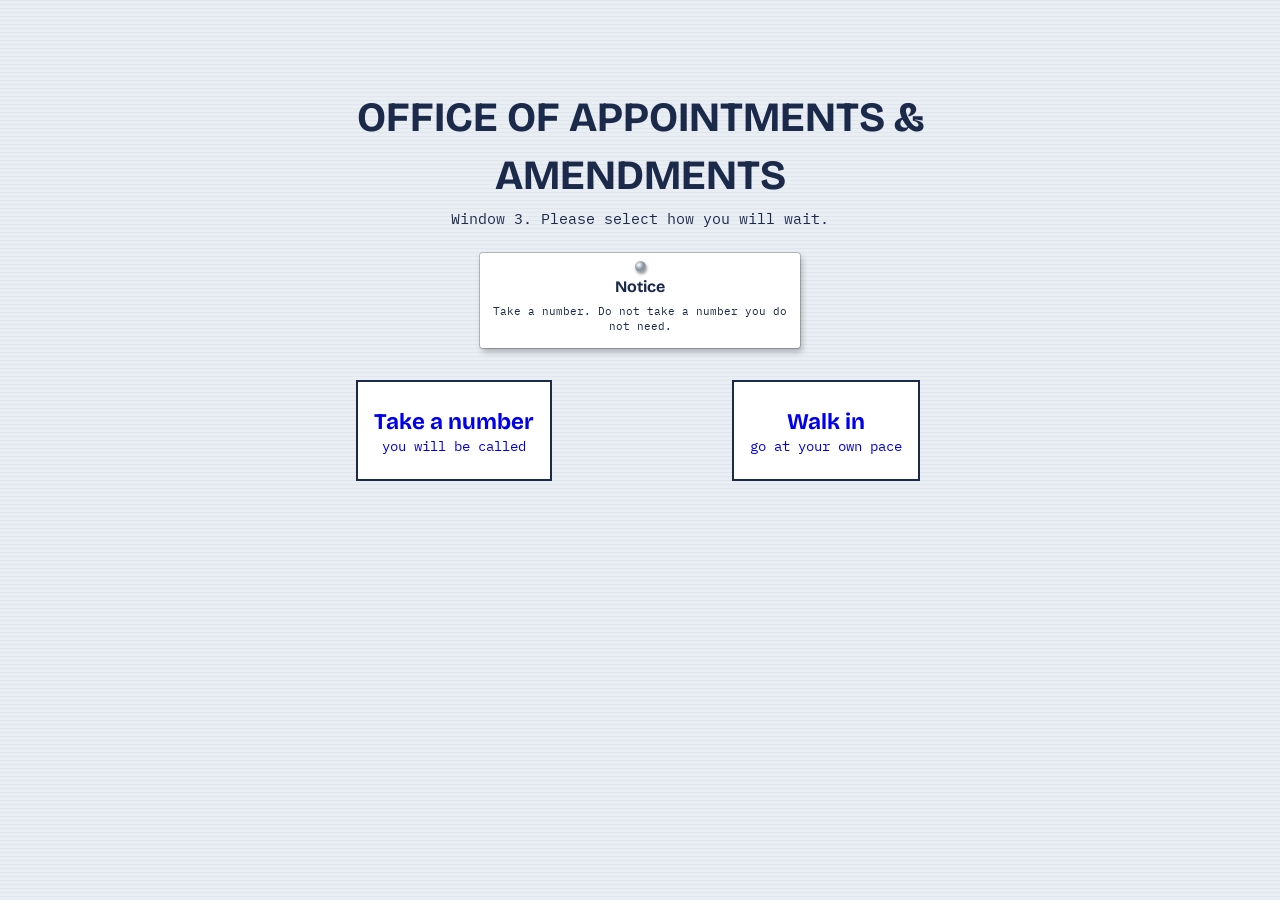
<file: index.html>
<!doctype html>
<html lang="en">
  <head>
    <meta charset="utf-8" />
    <meta name="viewport" content="width=device-width,initial-scale=1" />
    <title>Now Serving</title>
    <link rel="stylesheet" href="style.css" />
  </head>
  <body>
    <main class="hero">
      <h1>OFFICE OF APPOINTMENTS &amp; AMENDMENTS</h1>
      <p>Window 3. Please select how you will wait.</p>
      <aside class="paper" style="max-width: 320px; height: auto; margin: 1.5rem auto">
        <h3>Notice</h3>
        <p>Take a number. Do not take a number you do not need.</p>
      </aside>
      <div class="choices">
        <a class="btn" href="board.html#timed">Take a number<small>you will be called</small></a>
        <a class="btn" href="board.html#walk">Walk in<small>go at your own pace</small></a>
      </div>
    </main>
  </body>
</html>
</file>
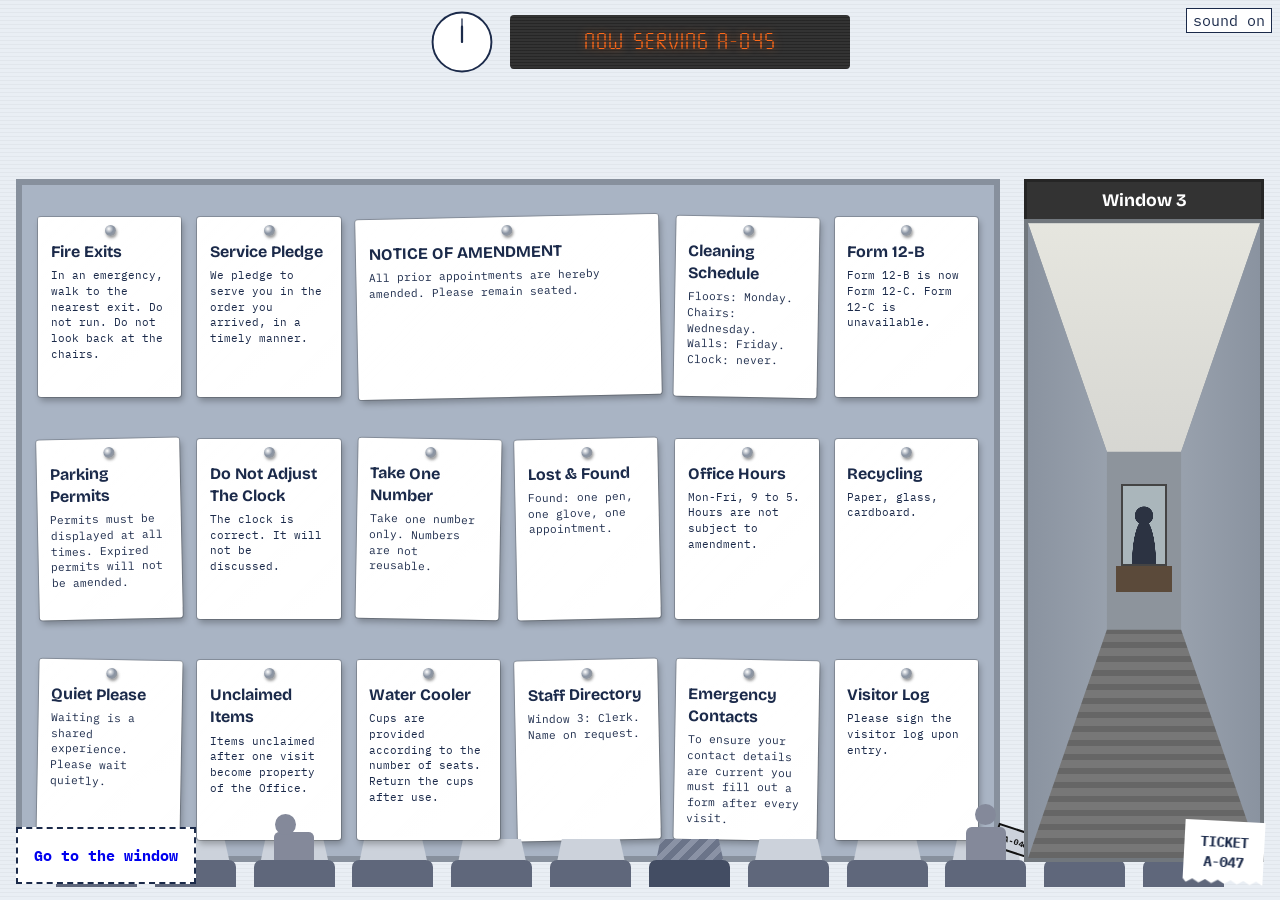
<file: board.html>
<!doctype html>
<html lang="en">
  <head>
    <meta charset="utf-8" />
    <meta name="viewport" content="width=device-width,initial-scale=1" />
    <title>Now Serving: The Board</title>
    <link rel="stylesheet" href="style.css" />
    <script src="app.js" defer></script>
  </head>
  <body>
    <i id="timed"></i>
    <div class="fade"></div>
    <button class="snd" id="snd">sound on</button>
    <div class="stub">TICKET<br />A-047</div>
    <header class="top">
      <svg class="clock" viewBox="0 0 100 100" aria-label="clock">
        <circle cx="50" cy="50" r="46" />
        <line class="mn" x1="50" y1="50" x2="50" y2="14" />
        <line class="hr" x1="50" y1="50" x2="50" y2="26" />
      </svg>
      <div class="disp" role="status">
        <span class="d1">NOW SERVING A-045</span
        ><span class="d2">NOW SERVING A-046</span
        ><span class="d3">NOW SERVING A-047</span>
      </div>
    </header>
    <main class="stage">
      <div class="board">
        <article class="n has">
          <input class="k" type="checkbox" id="c1" aria-label="Lift Fire Exits"/>
          <div class="paper">
            <h3>Fire Exits</h3>
            <p>In an emergency, walk to the nearest exit. Do not run. Do not look back at the chairs.</p>
          </div>
          <div class="note">This list was shorter yesterday.</div>
        </article>
        <article class="n">
          <div class="paper">
            <h3>Service Pledge</h3>
            <p>We pledge to serve you in the order you arrived, in a timely manner.</p>
          </div>
        </article>
        <article class="n big">
          <div class="paper">
            <h3>NOTICE OF AMENDMENT</h3>
            <p>All prior appointments are hereby amended. Please remain seated.</p>
          </div>
          <div class="note">The handwriting is familiar. So is the chair. Some appointments are not made so much as kept. Who wrote the first note.</div>
        </article>
        <article class="n has">
          <input class="k" type="checkbox" id="c2" aria-label="Lift Cleaning Schedule"/>
          <div class="paper">
            <h3>Cleaning Schedule</h3>
            <p>Floors: Monday. Chairs: Wednesday. Walls: Friday. Clock: never.</p>
          </div>
          <div class="note">The floor is dirty where I sit. It always is.</div>
        </article>
        <article class="n">
          <div class="paper">
            <h3>Form 12-B</h3>
            <p>Form 12-B is now Form 12-C. Form 12-C is unavailable.</p>
          </div>
        </article>
        <article class="n has">
          <input class="k" type="checkbox" id="c3" aria-label="Lift Parking Permits"/>
          <div class="paper">
            <h3>Parking Permits</h3>
            <p>Permits must be displayed at all times. Expired permits will not be amended.
            </p>
          </div>
          <div class="note">Mine expired. I never parked here.</div>
        </article>
        <article class="n">
          <div class="paper">
            <h3>Do Not Adjust The Clock</h3>
            <p>The clock is correct. It will not be discussed.</p>
          </div>
        </article>
        <article class="n has">
          <input class="k" type="checkbox" id="c4" aria-label="Lift Take One Number"/>
          <div class="paper">
            <h3>Take One Number</h3>
            <p>Take one number only. Numbers are not reusable.</p>
          </div>
          <div class="note">Numbers are reused. Check the slip.</div>
        </article>
        <article class="n has">
          <input class="k" type="checkbox" id="c5" aria-label="Lift Lost &amp; Found"/>
          <div class="paper">
            <h3>Lost &amp; Found</h3>
            <p>Found: one pen, one glove, one appointment.</p>
          </div>
          <div class="note">The pen writes the way I do.</div>
        </article>
        <article class="n has">
          <input class="k" type="checkbox" id="c6" aria-label="Lift Office Hours"/>
          <div class="paper">
            <h3>Office Hours</h3>
            <p>Mon-Fri, 9 to 5. Hours are not subject to amendment.</p>
          </div>
          <div class="note">It said 8 to 7 two days ago.</div>
        </article>
        <article class="n">
          <div class="paper">
            <h3>Recycling</h3>
            <p>Paper, glass, cardboard.</p>
          </div>
        </article>
        <article class="n has">
          <input class="k" type="checkbox" id="c7" aria-label="Lift Quiet Please"/>
          <div class="paper">
            <h3>Quiet Please</h3>
            <p>Waiting is a shared experience. Please wait quietly.</p>
          </div>
          <div class="note">I have waited quietly before.</div>
        </article>
        <article class="n">
          <div class="paper">
            <h3>Unclaimed Items</h3>
            <p>Items unclaimed after one visit become property of the Office.</p>
          </div>
        </article>
        <article class="n has">
          <input class="k" type="checkbox" id="c8" aria-label="Lift Water Cooler"/>
          <div class="paper">
            <h3>Water Cooler</h3>
            <p>Cups are provided according to the number of seats. Return the cups after use.</p>
          </div>
          <div class="note">One cup fewer than people.</div>
        </article>
        <article class="n has">
          <input class="k" type="checkbox" id="c9" aria-label="Lift Staff Directory"/>
          <div class="paper">
            <h3>Staff Directory</h3>
            <p>Window 3: Clerk. Name on request.</p>
          </div>
          <div class="note">The name on request is mine.</div>
        </article>
        <article class="n has">
          <input class="k" type="checkbox" id="c10" aria-label="Lift Emergency Contacts"/>
          <div class="paper">
            <h3>Emergency Contacts</h3>
            <p>To ensure your contact details are current you must fill out a form after every visit.</p>
          </div>
          <div class="note">My number is already on it.</div>
        </article>
        <article class="n has">
          <input class="k" type="checkbox" id="c11" aria-label="Lift Visitor Log"/>
          <div class="paper">
            <h3>Visitor Log</h3>
            <p>Please sign the visitor log upon entry.</p>
          </div>
          <div class="note">The log is full. One name.</div>
        </article>
      </div>
      <aside class="hall" aria-hidden="true">
        <div class="sign">Window 3</div>
        <div class="win">
          <div class="cam">
            <div class="ce"></div>
            <div class="lw"></div>
            <div class="rw"></div>
            <div class="fl"></div>
            <div class="far"></div>
            <div class="ctr"></div>
            <div class="lit"></div>
          </div>
        </div>
      </aside>
    </main>
    <div class="seats" aria-hidden="true">
      <div class="ch c1" title="chair 1"><i></i><b></b></div>
      <div class="ch c2" title="chair 2"><i></i><b></b></div>
      <div class="ch c3" title="chair 3">
        <span class="who"><u></u></span><i></i><b></b>
      </div>
      <div class="ch c4" title="chair 4"><i></i><b></b></div>
      <div class="ch c5" title="chair 5"><i></i><b></b></div>
      <div class="ch c6" title="chair 6"><i></i><b></b></div>
      <div class="ch c7 me" title="chair 7"><i></i><b></b></div>
      <div class="ch c8" title="chair 8"><i></i><b></b></div>
      <div class="ch c9" title="chair 9"><i></i><b></b></div>
      <div class="ch c10" title="chair 10">
        <span class="who"><u></u></span><i></i><b></b>
      </div>
      <div class="ch c11" title="chair 11"><i></i><b></b></div>
      <div class="ch c12" title="chair 12"><i></i><b></b></div>
    </div>
    <p class="gowrap"><a class="go" href="#called">Go to the window</a></p>
    <nav class="tray" id="called">
      <a class="slip u" href="sign.html">Sign here</a
      ><a class="slip a" href="#pin">Pin your note</a
      ><a class="slip" href="walkout.html">Exit</a
      ><a class="slip small" href="noshow.html">Stay seated</a>
    </nav>
    <section class="pinov" id="pin">
      <div class="card">
        <h3>Pin your note</h3>
        <p>Leave a note for whoever waits next. Type it, then click away to pin it.</p>
        <input type="text" placeholder="type anything" aria-label="note" />
        <div class="pinned hand">Pinned.</div>
        <a class="next" href="index.html">Next &rarr;</a>
      </div>
    </section>
  </body>
</html>
</file>
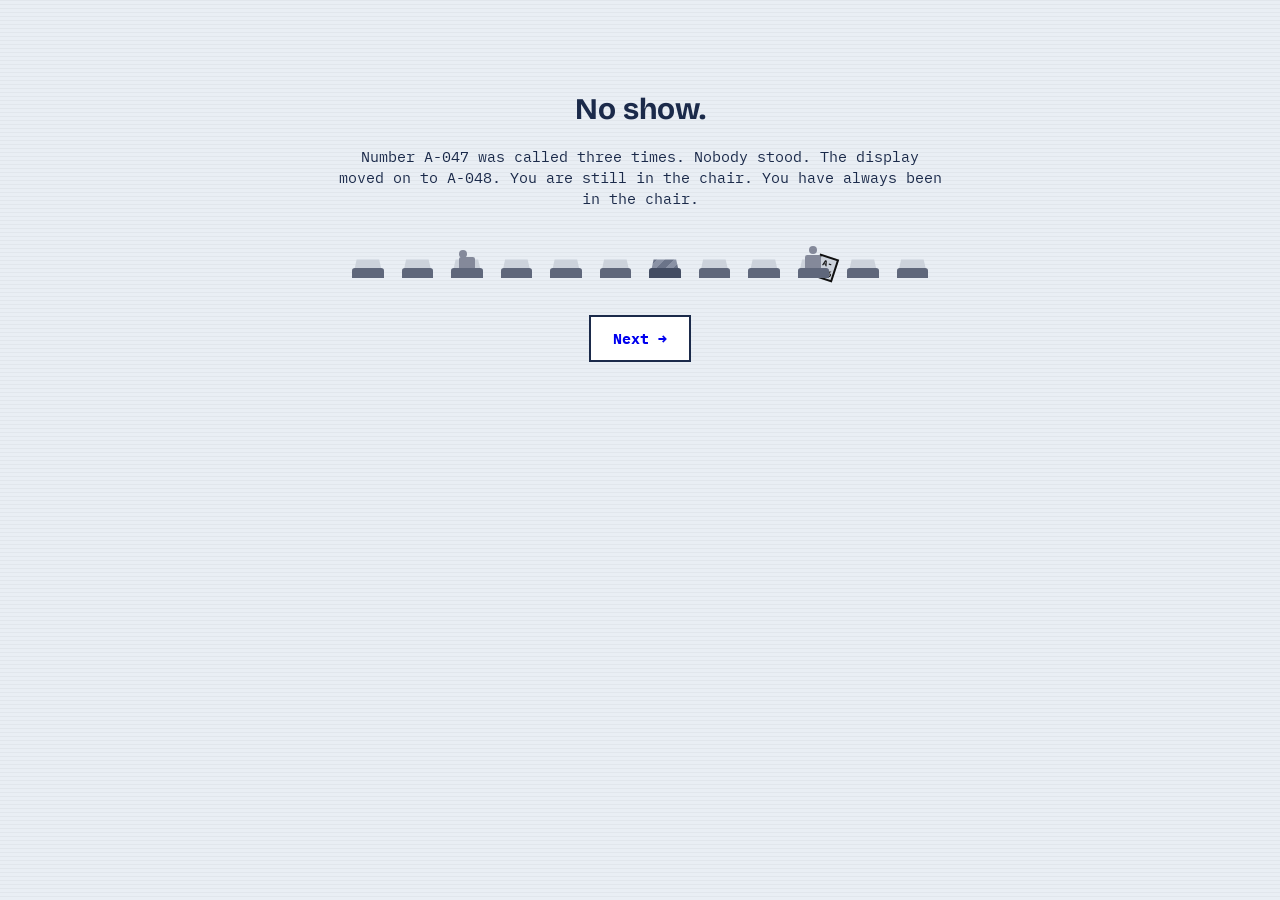
<file: noshow.html>
<!doctype html>
<html lang="en">
  <head>
    <meta charset="utf-8" />
    <meta name="viewport" content="width=device-width,initial-scale=1" />
    <title>No show.</title>
    <link rel="stylesheet" href="style.css" />
  </head>
  <body>
    <main class="end">
      <h1>No show.</h1>
      <p>Number A-047 was called three times. Nobody stood. The display moved on to A-048. You are still in the chair. You have always been in the chair.
      </p>
      <div class="seats" aria-hidden="true">
        <div class="ch c1" title="chair 1"><i></i><b></b></div>
        <div class="ch c2" title="chair 2"><i></i><b></b></div>
        <div class="ch c3" title="chair 3">
          <span class="who"><u></u></span><i></i><b></b>
        </div>
        <div class="ch c4" title="chair 4"><i></i><b></b></div>
        <div class="ch c5" title="chair 5"><i></i><b></b></div>
        <div class="ch c6" title="chair 6"><i></i><b></b></div>
        <div class="ch c7 me" title="chair 7"><i></i><b></b></div>
        <div class="ch c8" title="chair 8"><i></i><b></b></div>
        <div class="ch c9" title="chair 9"><i></i><b></b></div>
        <div class="ch c10" title="chair 10">
          <span class="who"><u></u></span><i></i><b></b>
        </div>
        <div class="ch c11" title="chair 11"><i></i><b></b></div>
        <div class="ch c12" title="chair 12"><i></i><b></b></div>
      </div>
      <a class="next" href="index.html">Next &rarr;</a>
    </main>
  </body>
</html>
</file>
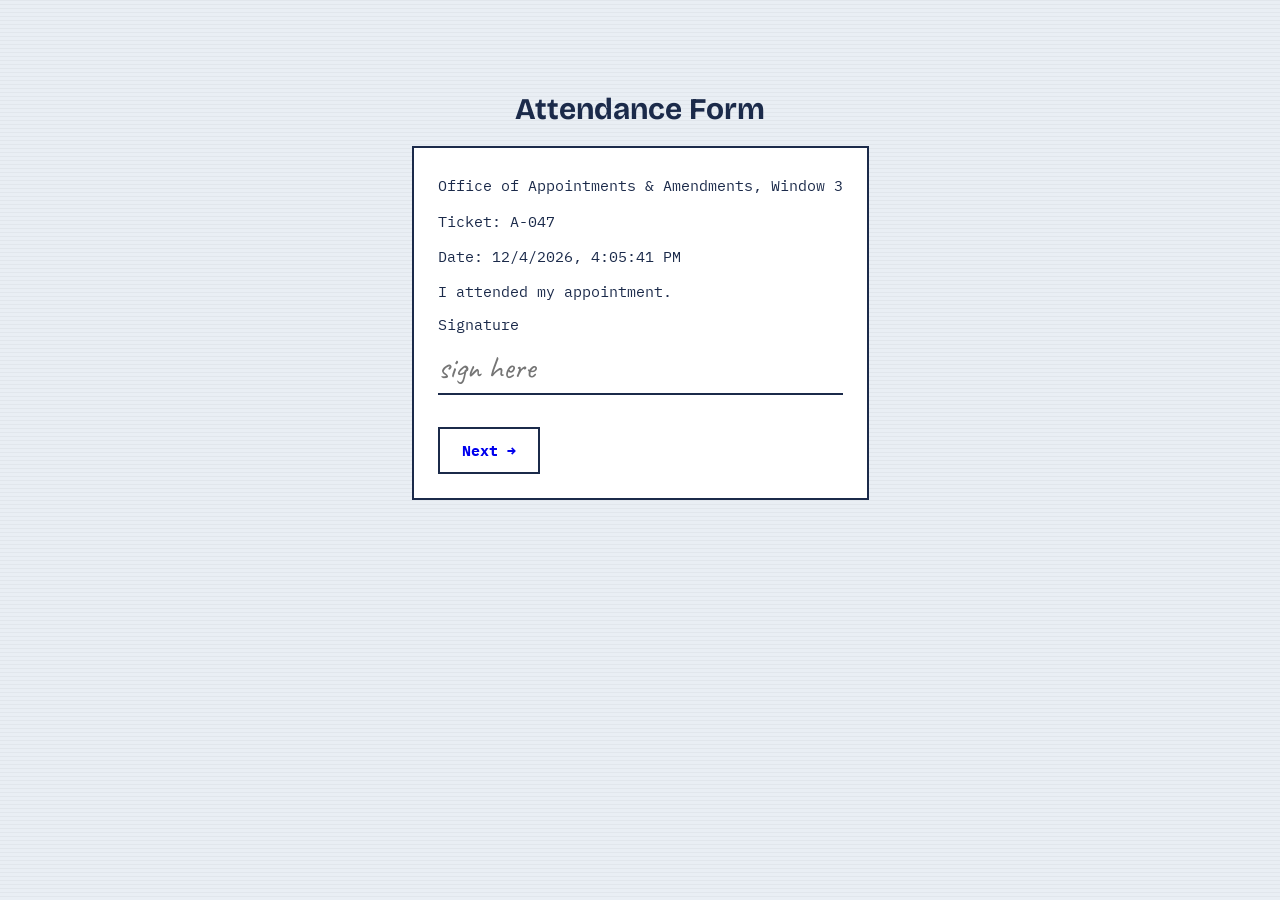
<file: sign.html>
<!doctype html>
<html lang="en">
  <head>
    <meta charset="utf-8" />
    <meta name="viewport" content="width=device-width,initial-scale=1" />
    <title>Attendance Form</title>
    <link rel="stylesheet" href="style.css" />
    <script src="end.js" defer></script>
  </head>
  <body>
    <main class="end">
      <h1>Attendance Form</h1>
      <div class="form">
        <p>Office of Appointments &amp; Amendments, Window 3</p>
        <p>Ticket: A-047</p>
        <p>Date: <span id="when">______________</span></p>
        <p>I attended my appointment.</p>
        <label for="sg">Signature</label>
        <input class="sig" id="sg" placeholder="sign here" autocomplete="off"/>
        <div class="stamp">ATTENDED<small>(AGAIN)</small></div>
        <a class="next" href="index.html">Next &rarr;</a>
      </div>
    </main>
  </body>
</html>
</file>
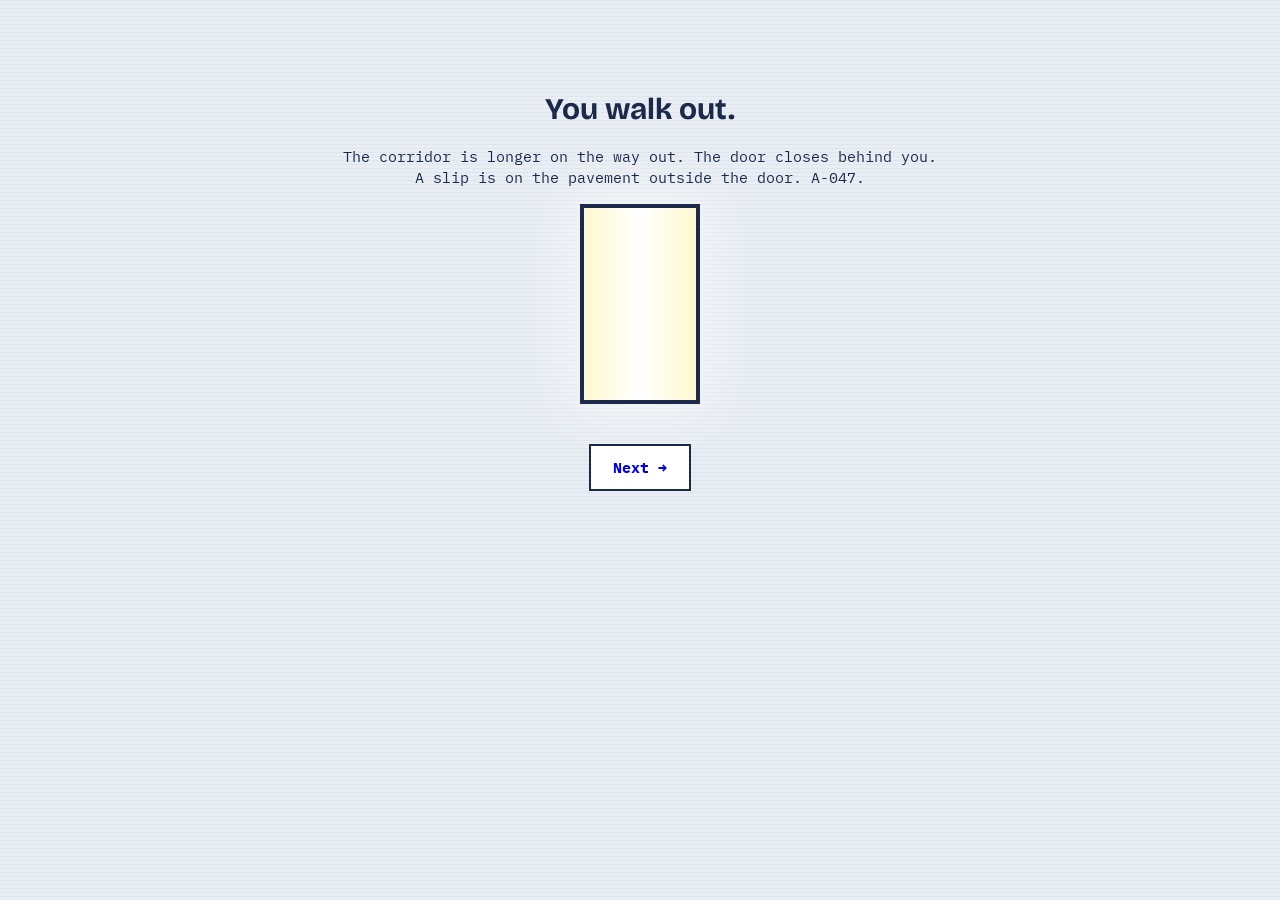
<file: walkout.html>
<!doctype html>
<html lang="en">
  <head>
    <meta charset="utf-8" />
    <meta name="viewport" content="width=device-width,initial-scale=1" />
    <title>You walk out.</title>
    <link rel="stylesheet" href="style.css" />
  </head>
  <body>
    <main class="end">
      <h1>You walk out.</h1>
      <p>The corridor is longer on the way out. The door closes behind you. A slip is on the pavement outside the door. A-047.</p>
      <div class="door"></div>
      <a class="next" href="index.html">Next &rarr;</a>
    </main>
  </body>
</html>
</file>
<file: style.css>
@import url("https://fonts.googleapis.com/css2?family=Bricolage+Grotesque:wght@700&family=Caveat&family=IBM+Plex+Mono&family=Inter:wght@700&display=swap");
:root {
  --T: 120s;
}
* {
  box-sizing: border-box;
}
[hidden] {
  display: none !important;
}
body {
  --wall: #e9eef4;
  --board: #a9b4c4;
  --paper: #fff;
  --signal: #8a94a3;
  --ink: #1b2a4a;
  --disp: #ff6a1a;
  margin: 0;
  min-height: 100vh;
  background: var(--wall);
  color: var(--ink);
  font:
    15px/1.4 "IBM Plex Mono",
    monospace;
  transition:
    background 2s,
    color 2s;
  padding-bottom: 6rem;
}
body::after {
  content: "";
  position: fixed;
  inset: 0;
  z-index: -1;
  pointer-events: none;
  background: repeating-linear-gradient(0deg, #0000 0 3px, #00000008 3px 4px);
}
h1,
h2,
h3 {
  font-family: "Bricolage Grotesque", sans-serif;
  margin: 0;
}
h3 {
  font-size: 1rem;
  margin-bottom: 0.3rem;
}
p {
  margin: 0.2rem 0;
}
.hand,
.note {
  font-family: Caveat, cursive;
}
.s2 {
  --wall: #dfddd8;
  --board: #aaacae;
  --paper: #faf6ee;
  --signal: #9a878b;
  --ink: #1e2840;
}
.s3 {
  --wall: #ccbca1;
  --board: #ad9b82;
  --paper: #f0e5cb;
  --signal: #b96d5b;
  --ink: #24232d;
}
.s4 {
  --wall: #b89a6a;
  --board: #b08a56;
  --paper: #e6d3a8;
  --signal: #d9532b;
  --ink: #2a1f1a;
}
.top {
  display: flex;
  gap: 1rem;
  justify-content: center;
  align-items: center;
  padding: 1rem;
}
.clock {
  width: 84px;
  height: 84px;
}
.clock circle {
  fill: var(--paper);
  stroke: var(--ink);
  stroke-width: 3;
}
.clock line {
  stroke: var(--ink);
  stroke-linecap: round;
  transform-origin: 50px 50px;
}
.mn {
  stroke-width: 2;
  animation: spin 24s linear infinite;
}
.hr {
  stroke-width: 3.5;
  animation: spin 288s linear infinite;
}
@keyframes spin {
  to {
    transform: rotate(360deg);
  }
}
.disp {
  position: relative;
  width: min(340px, 64vw);
  height: 64px;
  background: #333;
  border-radius: 4px;
}
.disp span {
  position: absolute;
  inset: 0;
  display: grid;
  place-items: center;
  font:
    700 1.35rem Inter,
    sans-serif;
  color: var(--disp);
  letter-spacing: 0.05em;
  transition: opacity 0.3s;
  text-shadow: 0 0 8px #ff6a1a99;
  font-family: "Seven Segment", Inter, sans-serif;
  font-weight: 400;
  white-space: nowrap;
}
.disp::after {
  content: "";
  position: absolute;
  inset: 0;
  pointer-events: none;
  border-radius: 4px;
  background: repeating-linear-gradient(0deg, #00000040 0 1px, #0000 1px 3px);
}
.top,
.hall {
  position: relative;
  z-index: 3;
}
.sign {
  background: #333;
  color: #fff;
  font:
    700 1.1rem "Bricolage Grotesque",
    sans-serif;
  text-align: center;
  padding: 0.5rem;
  border: 3px solid #0004;
  border-bottom: 0;
}
.fade {
  position: fixed;
  inset: 0;
  background: #555;
  opacity: 0;
  pointer-events: none;
  z-index: 2;
  transition: opacity 1.5s;
}
.cam {
  transform-origin: 50% 48%;
  transition: transform 2.5s ease-in-out;
}
.called .fade {
  opacity: 0.6;
}
.called .cam {
  transform: scale(3);
}
.called .has:not(:has(.k:checked)) {
  pointer-events: none;
}
.called .has:not(:has(.k:checked)) .k {
  visibility: hidden;
}
.form .next {
  visibility: hidden;
  justify-self: start;
}
.sig:not(:placeholder-shown):not(:focus) ~ .next {
  animation: show 0s 4s forwards;
}
.stamp small {
  display: block;
  font-size: 0.7rem;
  text-align: center;
}
.d3,
.tray,
.lit {
  opacity: 0;
  visibility: hidden;
}
.d1 {
  opacity: var(--d1o, 1);
}
.d2 {
  opacity: var(--d2o, 0);
  visibility: var(--d2v, hidden);
}
body[data-d="2"] .d2,
body[data-d="3"] .d3,
.called :is(.tray, .lit) {
  opacity: 1;
  visibility: visible;
}
body[data-d="2"] .d1,
body[data-d="3"] :is(.d1, .d2) {
  opacity: 0;
}
.stage {
  display: grid;
  grid-template-columns: 1fr 240px;
  gap: 1.5rem;
  max-width: 1360px;
  margin: 6rem auto 0;
  padding: 0 1rem;
}
.board {
  background: var(--board);
  border: 6px solid #0003;
  padding: 2.4rem 1rem 1rem;
  display: grid;
  grid-template-columns: repeat(6, 1fr);
  gap: 3.4rem 1rem;
  grid-auto-rows: 1fr;
  grid-auto-flow: dense;
  transition: background 2s;
}
.n {
  position: relative;
  min-height: 150px;
  --r: -2deg;
  --x: 0%;
}
.n:nth-child(3n) {
  transform: rotate(-1.2deg);
  --r: -3deg;
  --x: -5%;
}
.n:nth-child(4n) {
  transform: rotate(1deg);
  --r: 3deg;
  --x: 5%;
}
.big {
  grid-column: span 2;
}
.paper {
  position: relative;
  z-index: 1;
  height: 100%;
  padding: 1rem 0.7rem 0.6rem;
  background:
    linear-gradient(135deg, #fff6 0, #fff0 35%, #fff4 55%, #fff0 100%),
    var(--paper);
  border: 3px solid #ffffffc0;
  border-radius: 3px;
  box-shadow:
    0 0 0 1px #0003,
    2px 4px 6px #0004;
  transition: transform 0.35s;
  overflow: hidden;
  font-size: 0.75rem;
}
.paper::before {
  content: "";
  position: absolute;
  top: 5px;
  left: 50%;
  width: 11px;
  height: 11px;
  margin-left: -5px;
  border-radius: 50%;
  background: radial-gradient(
    circle at 35% 35%,
    #fffa,
    var(--signal) 45%,
    #0006
  );
  box-shadow: 1px 2px 3px #0006;
}
.paper h3 {
  padding-top: 0.4rem;
}
.note {
  position: absolute;
  inset: 0;
  padding: 0.5rem 0.6rem 0.5rem 2rem;
  display: flex;
  align-items: flex-end;
  font-size: 1.2rem;
  line-height: 1.2;
  color: var(--ink);
  background:
    linear-gradient(90deg, #0000 1.6rem, #c1121f66 1.6rem 1.7rem, #0000 1.7rem),
    repeating-linear-gradient(
      #0000 0 1.15rem,
      #6a86c066 1.15rem calc(1.15rem + 1px)
    ),
    color-mix(in srgb, var(--paper), #fff 55%);
  clip-path: polygon(
    0 0,
    100% 0,
    100% 94%,
    94% 97%,
    88% 93%,
    80% 98%,
    72% 94%,
    63% 98%,
    55% 94%,
    46% 98%,
    37% 94%,
    28% 98%,
    19% 94%,
    10% 98%,
    4% 94%,
    0 97%
  );
}
.big .note {
  font-size: 1.1rem;
}
.k {
  position: absolute;
  inset: 0;
  width: 100%;
  height: 100%;
  opacity: 0;
  margin: 0;
  z-index: 2;
  cursor: pointer;
}
.has:is(:hover, :focus-within) {
  z-index: 3;
}
.k:focus-visible + .paper {
  outline: 3px solid var(--signal);
}
.big .paper {
  transform: var(--lift, none);
}
.lift {
  --lift: translateY(-60%) rotate(2deg);
}
.win {
  position: relative;
  min-height: 400px;
  background: #8d949c;
  overflow: hidden;
  border: 4px solid #0003;
}
.win div {
  position: absolute;
  inset: 0;
}
.ce {
  background: linear-gradient(#e6e6df, #bbb);
  clip-path: polygon(0 0, 100% 0, 66% 36%, 34% 36%);
}
.lw {
  background: linear-gradient(90deg, #8a93a0, #b4bcc6);
  clip-path: polygon(0 0, 34% 36%, 34% 64%, 0 100%);
}
.rw {
  background: linear-gradient(270deg, #8a93a0, #b4bcc6);
  clip-path: polygon(100% 0, 66% 36%, 66% 64%, 100% 100%);
}
.fl {
  background: repeating-linear-gradient(0deg, #666 0 6px, #777 6px 14px);
  clip-path: polygon(0 100%, 100% 100%, 66% 64%, 34% 64%);
}
.win .far,
.win .lit {
  inset: auto;
  left: 40%;
  top: 41%;
  width: 20%;
  height: 13%;
}
.win .far {
  background:
    radial-gradient(circle at 50% 38%, #2c3342 0 17%, #0000 18%),
    radial-gradient(ellipse at 50% 100%, #2c3342 0 40%, #0000 41%), #aab6bb;
  border: 2px solid #444;
}
.win .ctr {
  inset: auto;
  left: 38%;
  top: 54%;
  width: 24%;
  height: 4%;
  background: #5b4a3a;
}
.win .lit {
  background: #ffe9a0cc;
  box-shadow: 0 0 40px 18px #ffe9a0;
  transition: opacity 1s;
}
.win small {
  position: absolute;
  bottom: 0.5rem;
  width: 100%;
  text-align: center;
  z-index: 2;
  color: #fff;
}
.seats {
  display: flex;
  gap: min(1.4vw, 18px);
  margin: 1.5rem auto 0;
  padding: 70px 1rem 0;
  max-width: 1200px;
}
.ch b,
.ch i {
  display: block;
  border: 2px solid var(--ink);
  background: var(--paper);
  opacity: 0.75;
}
.ch.me i {
  border-style: dashed;
  background: repeating-linear-gradient(
    135deg,
    #6b7489 0 6px,
    #8a92a5 6px 12px
  );
}
.ch.me b {
  border-width: 3px;
  opacity: 1;
  background: #434d63;
}
.who {
  transition: opacity 1.5s;
  position: absolute;
  left: 25%;
  top: -25%;
  bottom: auto;
  width: 50%;
  height: 68%;
  transform: none;
  border-radius: 14% 14% 0 0 / 18% 18% 0 0;
  background: #84899a;
  opacity: 1;
  z-index: 1;
}
.who::before {
  content: "";
  position: absolute;
  border-radius: 50%;
  left: 24%;
  top: -70%;
  width: 52%;
  height: auto;
  aspect-ratio: 1;
  transform: none;
  background: inherit;
}
body[data-d="2"] .c10 .who,
body[data-d="3"] .c10 .who {
  opacity: 0;
}
.gowrap {
  text-align: center;
  margin: 0 1rem;
}
.go,
.btn {
  display: block;
  max-width: 420px;
  margin: auto;
  padding: 1rem;
  border: 2px dashed var(--ink);
  background: var(--paper);
  text-align: center;
  text-decoration: none;
  font-weight: 700;
}
.tray {
  position: fixed;
  bottom: 0;
  left: 0;
  right: 0;
  z-index: 5;
  display: flex;
  flex-wrap: wrap;
  gap: 1rem;
  justify-content: center;
  align-items: center;
  padding: 1rem;
  background: #eee;
  color: #1b2a4a;
  border-top: 3px solid #1b2a4a;
}
.slip {
  display: block;
  padding: 0.8rem 1.4rem;
  background: #fff;
  border: 2px solid #1b2a4a;
  text-decoration: none;
  font-weight: 700;
}
.small {
  font-size: 0.75rem;
  border-style: dashed;
  padding: 0.4rem 0.7rem;
}
.a {
  display: var(--a, none);
}
.u {
  display: var(--u, block);
}
.aware {
  --a: block;
  --u: none;
}
[data-m="timed"] .gowrap {
  display: none;
}
.snd {
  position: fixed;
  top: 0.5rem;
  right: 0.5rem;
  z-index: 6;
  font: inherit;
  background: var(--paper);
  color: var(--ink);
  border: 1px solid var(--ink);
}
.hero {
  max-width: 760px;
  margin: 8vh auto;
  padding: 1rem;
  text-align: center;
}
.hero h1 {
  font-size: clamp(1.6rem, 5vw, 2.6rem);
}
.hero .choices {
  display: grid;
  grid-template-columns: 1fr 1fr;
  gap: 1rem;
  margin-top: 2rem;
}
.btn {
  max-width: none;
  border-style: solid;
  padding: 1.5rem 1rem;
  font-family: "Bricolage Grotesque", sans-serif;
  font-size: 1.4rem;
}
.btn small {
  display: block;
  font: 400 0.85rem "IBM Plex Mono";
}
.end {
  max-width: 640px;
  margin: 8vh auto;
  padding: 1rem;
  text-align: center;
}
.end h1 {
  margin-bottom: 1rem;
}
.end form {
  display: grid;
  gap: 1rem;
}
textarea {
  font:
    1.2rem Caveat,
    cursive;
  min-height: 110px;
  padding: 0.6rem;
  border: 2px solid var(--ink);
  background: var(--paper);
  color: var(--ink);
}
button.btn {
  width: 100%;
  cursor: pointer;
}
.next {
  display: inline-block;
  margin-top: 1.5rem;
  padding: 0.7rem 1.4rem;
  border: 2px solid var(--ink);
  background: var(--paper);
  text-decoration: none;
  font-weight: 700;
}
.door {
  height: 200px;
  width: 120px;
  margin: 1rem auto;
  background: linear-gradient(90deg, #fff8d0, #fff 50%, #fff8d0);
  border: 4px solid var(--ink);
  box-shadow: 0 0 60px 10px #fff8;
}
.pinov {
  position: fixed;
  inset: 0;
  z-index: 9;
  background: #000a;
  display: none;
  place-items: center;
}
.pinov:target {
  display: grid;
}
.form {
  position: relative;
  background: var(--paper);
  border: 2px solid var(--ink);
  padding: 1.5rem;
  text-align: left;
  display: grid;
  gap: 0.5rem;
}
.sig {
  font:
    2rem Caveat,
    cursive;
  border: 0;
  border-bottom: 2px solid var(--ink);
  background: transparent;
  color: var(--ink);
  padding: 0.3rem 0;
}
.stamp {
  display: none;
  position: absolute;
  right: 1rem;
  bottom: 1rem;
  border: 4px solid #c1121f;
  color: #c1121f;
  font:
    700 1.8rem "IBM Plex Mono",
    monospace;
  padding: 0.2rem 0.6rem;
  transform: rotate(-12deg);
  opacity: 0.85;
}
.sig:not(:placeholder-shown):not(:focus) ~ .stamp {
  display: block;
}
.card {
  background: var(--paper);
  border: 2px solid var(--ink);
  padding: 1.5rem;
  max-width: 420px;
  width: 90%;
  display: grid;
  gap: 0.8rem;
  text-align: center;
}
.pinned {
  display: none;
  line-height: 1.3;
  overflow-wrap: anywhere;
  background: none;
  clip-path: none;
  border: 0;
  padding: 0;
  font-size: 1.5rem;
  color: #c1121f;
  transform: rotate(-3deg);
}
.pinned span {
  display: none;
}
.card input:not(:placeholder-shown):not(:focus) ~ .pinned {
  display: block;
}
@media (max-width: 1099px) {
  .board {
    grid-template-columns: repeat(3, 1fr);
  }
  .stage {
    grid-template-columns: 1fr 170px;
  }
}
@media (max-width: 599px) {
  .board {
    grid-template-columns: 1fr;
    grid-auto-rows: auto;
  }
  .n {
    transform: none !important;
    height: auto;
    min-height: 130px;
  }
  .big {
    grid-column: auto;
  }
  .stage {
    grid-template-columns: 1fr;
  }
  .hall {
    order: 2;
  }
  .win {
    min-height: 260px;
  }
  .hero .choices {
    grid-template-columns: 1fr;
  }
  .top {
    flex-wrap: wrap;
  }
}
@keyframes show {
  to {
    opacity: 1;
    visibility: visible;
  }
}
.stub {
  position: fixed;
  right: 1rem;
  bottom: 1rem;
  z-index: 6;
  padding: 0.7rem 1rem;
  background: var(--paper);
  color: var(--ink);
  box-shadow: 2px 4px 8px #0005;
  transform: rotate(3deg);
  font-size: 0.9rem;
  text-align: center;
  font-weight: 700;
  clip-path: polygon(
    0 0,
    100% 0,
    100% 100%,
    92% 94%,
    84% 100%,
    76% 94%,
    68% 100%,
    60% 94%,
    52% 100%,
    44% 94%,
    36% 100%,
    28% 94%,
    20% 100%,
    12% 94%,
    4% 100%,
    0 94%
  );
}
.called .has:has(.k:not(:checked)) {
  pointer-events: none;
}
.called .k:not(:checked) {
  display: none;
}
.end:has(.sig) .next {
  opacity: 0;
  visibility: hidden;
  animation: show 0s 20s forwards;
}
.end:has(.sig:not(:placeholder-shown):not(:focus)) .next {
  opacity: 1;
  visibility: visible;
  transition:
    opacity 1s 4s,
    visibility 0s 4s;
}
@media (max-width: 1099px) {
  .stub {
    top: 0.5rem;
    left: 0.5rem;
    right: auto;
    bottom: auto;
    font-size: 0.7rem;
    padding: 0.4rem 0.6rem;
  }
  .top {
    padding-top: 4rem;
  }
  .big {
    grid-column: 1/-1;
  }
}
@media (min-width: 1100px) {
  .tray {
    padding: 1rem 9rem;
  }
  body {
    padding-bottom: 0;
  }
  .top {
    padding: 0.5rem;
  }
  .clock {
    width: 64px;
    height: 64px;
  }
  .disp {
    height: 54px;
  }
  .stage {
    margin-top: 3.8rem;
  }
  .board {
    gap: 2.6rem 1rem;
    padding-top: 1.8rem;
  }
  .n {
    min-height: 128px;
  }
  .paper {
    font-size: 0.7rem;
    padding: 0.9rem 0.6rem 0.4rem;
  }
  .seats {
    padding-top: 44px;
    margin: 1rem auto 0.8rem;
  }
  .ch i {
    height: 34px;
  }
}
@media (max-width: 599px) {
  .big {
    grid-column: auto;
  }
}
.ch {
  flex-direction: column;
  position: relative;
  display: block;
  flex: 1;
  max-width: 84px;
  aspect-ratio: 410 / 245;
}
.ch b {
  display: block;
  position: absolute;
  left: 0;
  right: 0;
  bottom: 0;
  height: 57%;
  margin: 0;
  border: 0;
  border-radius: 9% 9% 0 0 / 25% 25% 0 0;
  background: #5f677b;
  opacity: 1;
  z-index: 2;
}
.c10 .who {
  opacity: var(--d1o, 1);
  z-index: 2;
}
.who u {
  position: absolute;
  left: -8%;
  right: -8%;
  top: 100%;
  height: 12px;
  margin-top: -4px;
  border-radius: 6px;
  background: inherit;
  filter: brightness(0.92);
  display: none;
}
.card input {
  font:
    1.6rem Caveat,
    cursive;
  border: 0;
  padding: 0.8rem 0.8rem 0.8rem 2rem;
  background:
    linear-gradient(90deg, #0000 1.6rem, #c1121f66 1.6rem 1.7rem, #0000 1.7rem),
    repeating-linear-gradient(
      #0000 0 1.15rem,
      #6a86c066 1.15rem calc(1.15rem + 1px)
    ),
    color-mix(in srgb, var(--paper), #fff 55%);
  clip-path: polygon(
    0 0,
    100% 0,
    100% 94%,
    94% 97%,
    88% 93%,
    80% 98%,
    72% 94%,
    63% 98%,
    55% 94%,
    46% 98%,
    37% 94%,
    28% 98%,
    19% 94%,
    10% 98%,
    4% 94%,
    0 97%
  );
}
@media (min-width: 1100px) and (min-height: 900px) {
  html,
  body {
    height: 100%;
    overflow: hidden;
  }
  body {
    display: flex;
    flex-direction: column;
    min-height: 0;
    padding-bottom: 0;
  }
  .top {
    padding: 0.6rem;
  }
  .stage {
    flex: 1;
    min-height: 0;
    width: 100%;
    margin: 6rem auto 0;
  }
  .board {
    grid-template-rows: repeat(3, minmax(0, 1fr));
    grid-auto-rows: minmax(0, 1fr);
    padding: 2rem 1rem 1rem;
    gap: 2.6rem 1rem;
  }
  .n {
    min-height: 0;
  }
  .hall {
    display: flex;
    flex-direction: column;
    min-height: 0;
  }
  .win {
    flex: 1;
    min-height: 0;
  }
  .seats {
    padding-top: 44px;
    margin: 0.4rem auto 0.8rem;
    width: 100%;
  }
  .gowrap {
    position: fixed;
    left: 1rem;
    bottom: 1rem;
    margin: 0;
    z-index: 4;
  }
}
@media (prefers-reduced-motion: reduce) {
  * {
    transition: none !important;
    animation-duration: 0s !important;
  }
}
.has:is(:hover, :focus-within) .paper {
  transform: translate(calc(var(--x) / 3), -16%) rotate(calc(var(--r) * 0.6));
}
.k:checked + .paper {
  transform: translate(var(--x), -46%) rotate(var(--r));
}
.ch i {
  display: block;
  position: absolute;
  inset: 0 0 auto 0;
  height: 52%;
  margin: 0;
  border: 0;
  opacity: 1;
  background: #ccd2db;
  clip-path: polygon(14.5% 0, 86% 0, 93% 100%, 8% 100%);
}
.c3 .who {
  top: -15%;
  height: 58%;
}
.c3 .who::before {
  left: 2%;
  top: -64%;
}
.c10 .who::after {
  position: absolute;
  left: auto;
  right: -40%;
  top: 8%;
  width: 56%;
  padding: 0;
  aspect-ratio: 1.3;
  display: grid;
  place-items: center;
  transform: rotate(18deg);
  background: #ccd2db;
  color: #111;
  border: 2px solid #111;
  font:
    700 clamp(5px, 0.7vw, 9px) "IBM Plex Mono",
    monospace;
  content: none;
}
.card .next {
  opacity: 0;
  visibility: hidden;
  animation: show 0s 20s forwards;
}
.card:has(input:not(:placeholder-shown):not(:focus)) .next {
  opacity: 1;
  visibility: visible;
  transition:
    opacity 1s 6s,
    visibility 0s 6s;
}
@font-face {
  font-family: "Seven Segment";
  src: url("sevensegment.ttf") format("truetype");
  font-display: swap;
}
.c10::before {
  position: absolute;
  display: grid;
  place-items: center;
  transform: rotate(18deg);
  background: #ccd2db;
  color: #111;
  border: 2px solid #111;
  z-index: 1;
  opacity: var(--d1o, 1);
  transition: opacity 1.5s;
  content: "A-046";
  left: 60%;
  top: -19.6%;
  width: 50%;
  padding: 0;
  aspect-ratio: 1.9;
  font:
    700 clamp(5px, 0.7vw, 8px) "IBM Plex Mono",
    monospace;
}
body[data-d="2"] .c10::before,
body[data-d="3"] .c10::before {
  opacity: 0;
}
</file>
